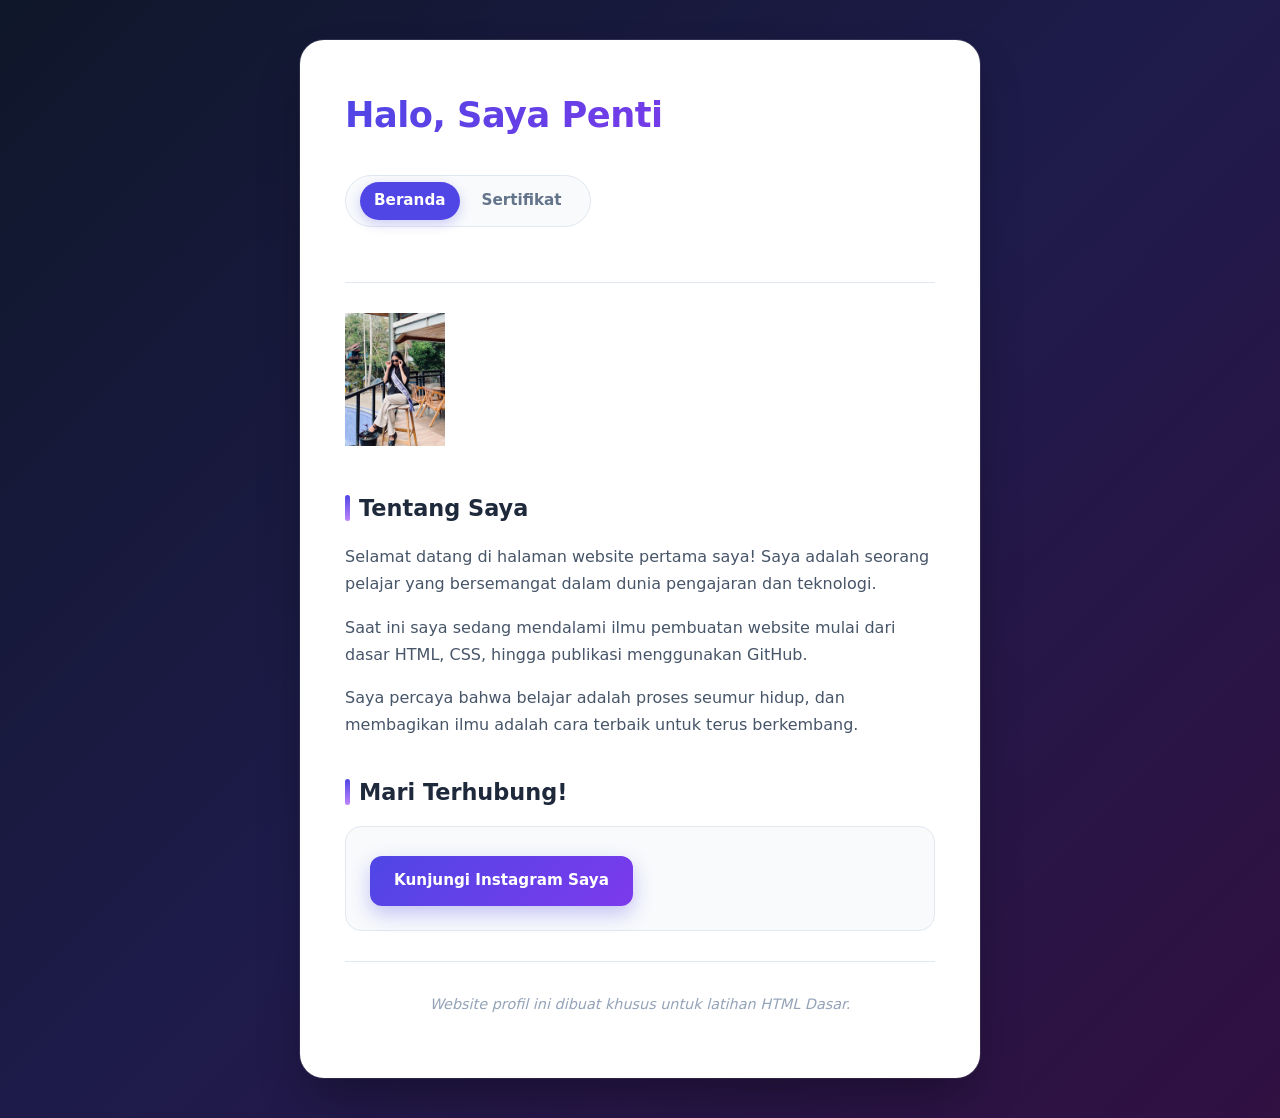
<file: index.html>
<!DOCTYPE html>
<html lang="id">
<head>
    <meta charset="UTF-8">
    <meta name="viewport" content="width=device-width, initial-scale=1.0">
    <title>Profil Saya - Penti</title>
    <link rel="stylesheet" href="CSS/style.css">
</head>
<body>
    <div class="kartu-profil">
        
        <!-- Bagian Header / Nama -->
        <h1>Halo, Saya Penti</h1>

        <nav>
            <a href="index.html" class="active">Beranda</a>
            <a href="sertifikat.html">Sertifikat</a>
        </nav>

        <hr>

        <!-- Bagian Foto Profil -->
        <div class="foto-container">
            <img src="images/foto-penti.jpeg" alt="Foto Profil Penti" width="100">
        </div>

        <!-- Bagian Teks Perkenalan -->
        <h2>Tentang Saya</h2>

        <p>
            Selamat datang di halaman website pertama saya! Saya adalah seorang pelajar yang bersemangat dalam dunia pengajaran dan teknologi.
        </p>
        <p>
            Saat ini saya sedang mendalami ilmu pembuatan website mulai dari dasar HTML, CSS, hingga publikasi menggunakan GitHub.
        </p>
        <p>
            Saya percaya bahwa belajar adalah proses seumur hidup, dan membagikan ilmu adalah cara terbaik untuk terus berkembang.
        </p>

        <!-- Bagian Link Sosial Media -->
        <h2>Mari Terhubung!</h2>

        <ul class="social-list">
            <li>
                <a href="https://www.instagram.com/pentipatraisyaa?igsh=MTZrcG1rOWhrdDc5bg%3D%3D&utm_source=qr" target="_blank">Kunjungi Instagram Saya</a>
            </li>
        </ul>

        <hr>

        <!-- Bagian Footer (Catatan Kaki) -->
        <p class="footer-text"><i>Website profil ini dibuat khusus untuk latihan HTML Dasar.</i></p>

    </div>
</body>
</html>
</file>
<file: CSS/style.css>
/* ==========================================================
   CSS MODERN & SCROLLABLE UNTUK WEBSITE PROFIL PENTI
   ========================================================== */

/* 1. Pengaturan Dasar & Scrollbar */
*, *::before, *::after {
    box-sizing: border-box;
}

html {
    scroll-behavior: smooth;
}

body {
    font-family: 'Segoe UI', system-ui, -apple-system, sans-serif;
    background: linear-gradient(135deg, #0f172a 0%, #1e1b4b 50%, #311042 100%);
    color: #334155;
    line-height: 1.7;
    margin: 0;
    padding: 40px 20px;
    min-height: 100vh;
    display: flex;
    justify-content: center;
    align-items: flex-start; /* Membuat halaman bisa di-scroll ke bawah secara alami */
}

/* Custom Scrollbar yang Elegan */
::-webkit-scrollbar {
    width: 8px;
}
::-webkit-scrollbar-track {
    background: #0f172a;
}
::-webkit-scrollbar-thumb {
    background: #4f46e5;
    border-radius: 4px;
}
::-webkit-scrollbar-thumb:hover {
    background: #6366f1;
}

/* 2. Kartu Profil Utama (Desain Card Mengapung) */
.kartu-profil {
    background: #ffffff;
    width: 100%;
    max-width: 680px;
    margin: 0 auto;
    padding: 45px;
    border-radius: 24px;
    box-shadow: 0 25px 50px -12px rgba(0, 0, 0, 0.35),
                0 0 0 1px rgba(255, 255, 255, 0.1);
    animation: slideUp 0.6s cubic-bezier(0.16, 1, 0.3, 1);
}

@keyframes slideUp {
    from {
        opacity: 0;
        transform: translateY(30px);
    }
    to {
        opacity: 1;
        transform: translateY(0);
    }
}

/* 3. Header & Judul */
h1 {
    color: #0f172a;
    font-size: 2.2rem;
    font-weight: 800;
    margin: 0 0 15px 0;
    letter-spacing: -0.5px;
    background: linear-gradient(135deg, #4f46e5, #9333ea);
    -webkit-background-clip: text;
    -webkit-text-fill-color: transparent;
}

h2 {
    color: #1e293b;
    font-size: 1.4rem;
    font-weight: 700;
    margin-top: 35px;
    margin-bottom: 15px;
    position: relative;
    padding-left: 14px;
}

/* Garis aksen cantik di sebelah kiri judul */
h2::before {
    content: '';
    position: absolute;
    left: 0;
    top: 6px;
    bottom: 6px;
    width: 5px;
    background: linear-gradient(to bottom, #4f46e5, #c084fc);
    border-radius: 4px;
}

h3 {
    color: #334155;
    font-size: 1.15rem;
    font-weight: 600;
    margin-bottom: 8px;
}

/* 4. Navigasi */
nav {
    margin: 15px 0 25px 0;
    display: inline-flex;
    background: #f8fafc;
    padding: 6px 14px;
    border-radius: 50px;
    border: 1px solid #e2e8f0;
    gap: 8px;
    align-items: center;
}

nav a {
    color: #64748b;
    text-decoration: none;
    font-weight: 600;
    font-size: 0.95rem;
    padding: 6px 14px;
    border-radius: 30px;
    transition: all 0.25s ease;
}

nav a:hover, nav a.active {
    background: #4f46e5;
    color: #ffffff;
    box-shadow: 0 4px 12px rgba(79, 70, 229, 0.25);
}

/* 5. Garis Pemisah */
hr {
    border: none;
    height: 1px;
    background: #e2e8f0;
    margin: 30px 0;
}

/* 6. Foto Profil */
.kartu-profil > img[src*="images/foto-penti"] {
    width: 50px;
    height: 50px;
    border-radius: 50%;
    object-fit: cover;
    border: 4px solid #ffffff;
    box-shadow: 0 10px 25px rgba(79, 70, 229, 0.2);
    margin: 15px 0 20px 0;
    transition: transform 0.3s ease;
}

.kartu-profil > img[src*="foto-penti"]:hover {
    transform: scale(1.05) rotate(2deg);
}

/* 7. Paragraf Teks */
p {
    color: #475569;
    font-size: 1rem;
    margin-bottom: 16px;
}

/* 8. Daftar (List) & Sertifikat */
ul {
    list-style: none;
    padding: 0;
    margin: 0;
    display: flex;
    flex-direction: column;
    gap: 24px;
}

li {
    background: #f8fafc;
    border: 1px solid #e2e8f0;
    padding: 24px;
    border-radius: 16px;
    transition: all 0.3s cubic-bezier(0.16, 1, 0.3, 1);
}

li:hover {
    transform: translateY(-4px);
    border-color: #cbd5e1;
    box-shadow: 0 12px 24px -6px rgba(0, 0, 0, 0.08);
    background: #ffffff;
}

/* Gambar Sertifikat */
li img {
    width: 100%;
    max-width: 100%;
    height: auto;
    border-radius: 10px;
    margin: 12px 0;
    border: 1px solid #e2e8f0;
    box-shadow: 0 4px 12px rgba(0, 0, 0, 0.05);
}

/* 9. Tombol Media Sosial / Link Eksternal */
a:not(nav a) {
    display: inline-flex;
    align-items: center;
    gap: 8px;
    color: #ffffff;
    background: linear-gradient(135deg, #4f46e5, #7c3aed);
    padding: 12px 24px;
    border-radius: 12px;
    text-decoration: none;
    font-weight: 600;
    font-size: 0.95rem;
    box-shadow: 0 8px 20px rgba(79, 70, 229, 0.3);
    transition: all 0.3s ease;
    margin-top: 5px;
}

a:not(nav a):hover {
    transform: translateY(-2px);
    box-shadow: 0 12px 24px rgba(79, 70, 229, 0.4);
    opacity: 0.95;
}

/* 10. Footer / Catatan Kaki */
p i {
    display: block;
    text-align: center;
    color: #94a3b8;
    font-size: 0.9rem;
    margin-top: 20px;
}
</file>
